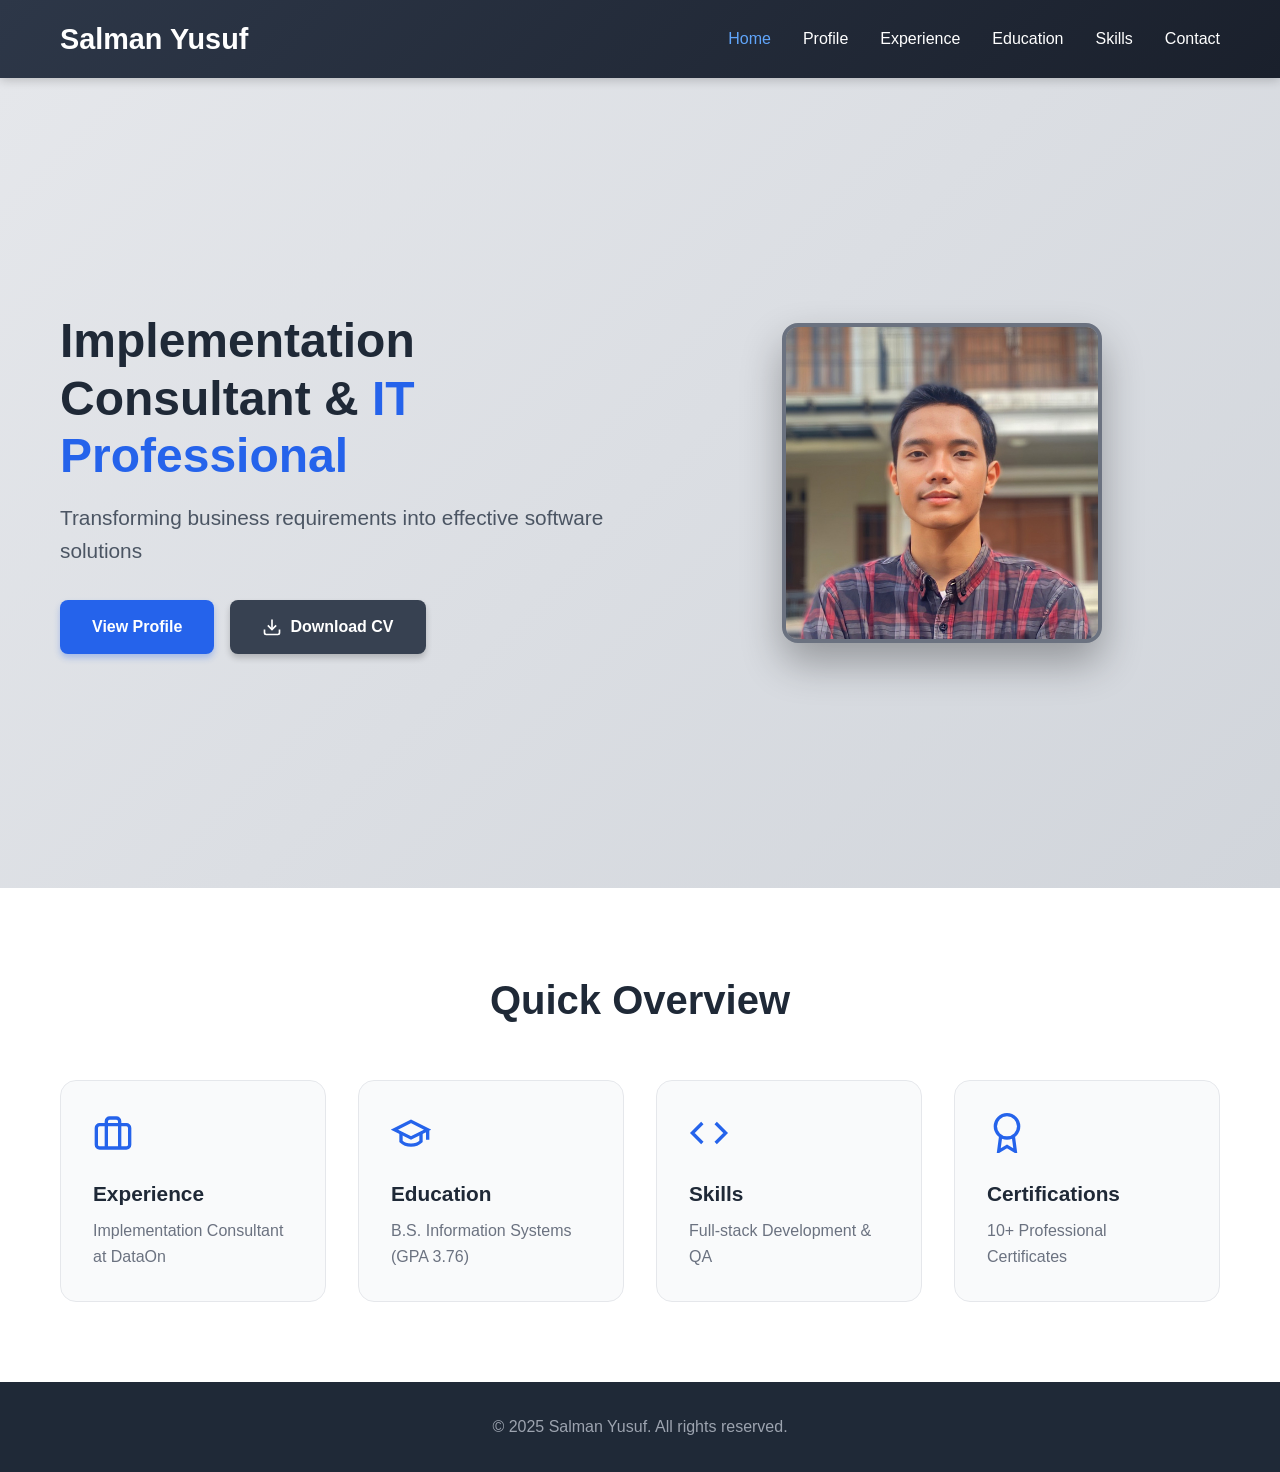
<file: index.html>
<!DOCTYPE html>
<html lang="id">
<head>
    <meta charset="UTF-8">
    <meta name="viewport" content="width=device-width, initial-scale=1.0">
    <title>Salman Yusuf - Portfolio</title>
    <link rel="stylesheet" href="style.css">
</head>
<body>
    <header class="header">
        <div class="container">
            <nav class="nav">
                <h1 class="logo" onclick="window.location.href='index.html'">Salman Yusuf</h1>
                <ul class="nav-menu">
                    <li><a href="index.html" class="active">Home</a></li>
                    <li><a href="profile.html">Profile</a></li>
                    <li><a href="work-exp.html">Experience</a></li>
                    <li><a href="education.html">Education</a></li>
                    <li><a href="skills.html">Skills</a></li>
                    <li><a href="contact.html">Contact</a></li>
                </ul>
            </nav>
        </div>
    </header>

    <section class="hero">
        <div class="container hero-content">
            <div class="hero-text fade-in">
                <h2 class="hero-title">Implementation Consultant & <span class="highlight">IT Professional</span></h2>
                <p class="hero-subtitle">Transforming business requirements into effective software solutions</p>
                <div class="hero-buttons">
                    <a href="profile.html" class="btn btn-primary">View Profile</a>
                    <a href="assets/cv.pdf" download class="btn btn-secondary">
                        <svg width="20" height="20" viewBox="0 0 24 24" fill="none" stroke="currentColor" stroke-width="2">
                            <path d="M21 15v4a2 2 0 0 1-2 2H5a2 2 0 0 1-2-2v-4"></path>
                            <polyline points="7 10 12 15 17 10"></polyline>
                            <line x1="12" y1="15" x2="12" y2="3"></line>
                        </svg>
                        Download CV
                    </a>
                </div>
            </div>
            <div class="hero-image fade-in-delay">
                <div class="profile-photo">
                    <img src="assets/profile-photo.jpg" alt="Salman Yusuf">
                </div>
            </div>
        </div>
    </section>

    <section class="overview">
        <div class="container">
            <h3 class="section-title">Quick Overview</h3>
            <div class="overview-grid">
                <div class="overview-card fade-in-up" style="animation-delay: 0.1s">
                    <div class="card-icon">
                        <svg width="40" height="40" viewBox="0 0 24 24" fill="none" stroke="currentColor" stroke-width="2">
                            <rect x="2" y="7" width="20" height="14" rx="2" ry="2"></rect>
                            <path d="M16 21V5a2 2 0 0 0-2-2h-4a2 2 0 0 0-2 2v16"></path>
                        </svg>
                    </div>
                    <h4>Experience</h4>
                    <p>Implementation Consultant at DataOn</p>
                </div>
                <div class="overview-card fade-in-up" style="animation-delay: 0.2s">
                    <div class="card-icon">
                        <svg width="40" height="40" viewBox="0 0 24 24" fill="none" stroke="currentColor" stroke-width="2">
                            <path d="M22 10v6M2 10l10-5 10 5-10 5z"></path>
                            <path d="M6 12v5c3 3 9 3 12 0v-5"></path>
                        </svg>
                    </div>
                    <h4>Education</h4>
                    <p>B.S. Information Systems (GPA 3.76)</p>
                </div>
                <div class="overview-card fade-in-up" style="animation-delay: 0.3s">
                    <div class="card-icon">
                        <svg width="40" height="40" viewBox="0 0 24 24" fill="none" stroke="currentColor" stroke-width="2">
                            <polyline points="16 18 22 12 16 6"></polyline>
                            <polyline points="8 6 2 12 8 18"></polyline>
                        </svg>
                    </div>
                    <h4>Skills</h4>
                    <p>Full-stack Development & QA</p>
                </div>
                <div class="overview-card fade-in-up" style="animation-delay: 0.4s">
                    <div class="card-icon">
                        <svg width="40" height="40" viewBox="0 0 24 24" fill="none" stroke="currentColor" stroke-width="2">
                            <circle cx="12" cy="8" r="7"></circle>
                            <polyline points="8.21 13.89 7 23 12 20 17 23 15.79 13.88"></polyline>
                        </svg>
                    </div>
                    <h4>Certifications</h4>
                    <p>10+ Professional Certificates</p>
                </div>
            </div>
        </div>
    </section>

    <footer class="footer">
        <div class="container">
            <p>&copy; 2025 Salman Yusuf. All rights reserved.</p>
        </div>
    </footer>

    <script src="script.js"></script>
</body>
</html>
</file>
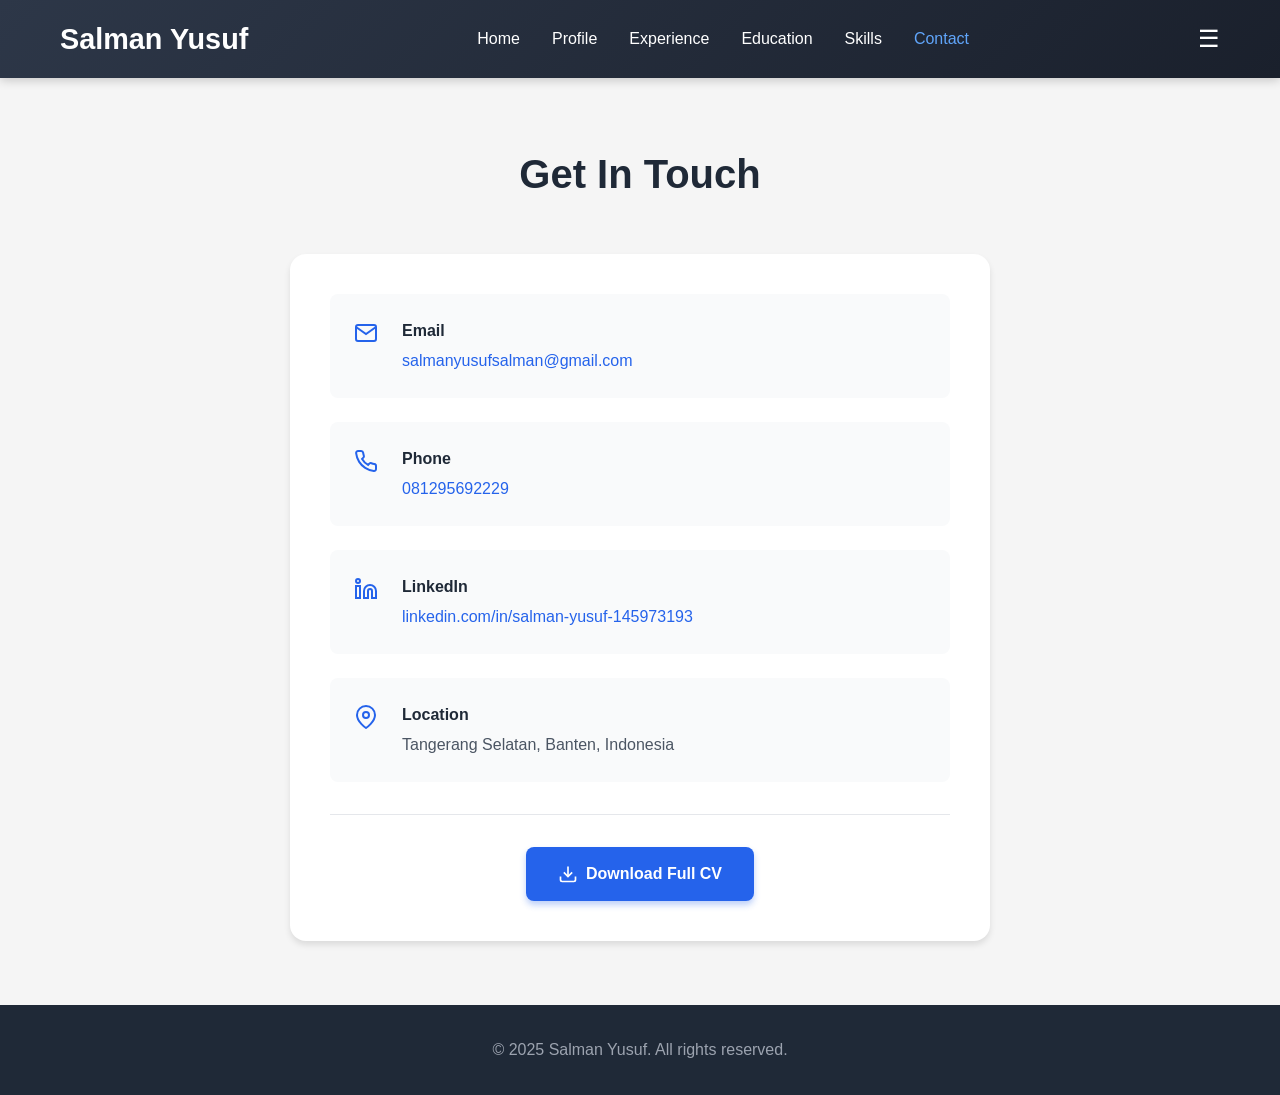
<file: contact.html>
<!DOCTYPE html>
<html lang="id">
<head>
    <meta charset="UTF-8">
    <meta name="viewport" content="width=device-width, initial-scale=1.0">
    <title>Contact - Salman Yusuf</title>
    <link rel="stylesheet" href="style.css">
</head>
<body>
    <header class="header">
        <div class="container">
            <nav class="nav">
                <h1 class="logo" onclick="window.location.href='index.html'">Salman Yusuf</h1>
                <ul class="nav-menu">
                    <li><a href="index.html">Home</a></li>
                    <li><a href="profile.html">Profile</a></li>
                    <li><a href="work-exp.html">Experience</a></li>
                    <li><a href="education.html">Education</a></li>
                    <li><a href="skills.html">Skills</a></li>
                    <li><a href="contact.html" class="active">Contact</a></li>
                </ul>
            </nav>
        </div>
    </header>

    <section class="content-section">
        <div class="container">
            <h2 class="section-title">Get In Touch</h2>
            <div class="content-box fade-in" style="max-width: 700px;">
                
                <div class="contact-item">
                    <svg width="24" height="24" viewBox="0 0 24 24" fill="none" stroke="currentColor" stroke-width="2">
                        <path d="M4 4h16c1.1 0 2 .9 2 2v12c0 1.1-.9 2-2 2H4c-1.1 0-2-.9-2-2V6c0-1.1.9-2 2-2z"></path>
                        <polyline points="22,6 12,13 2,6"></polyline>
                    </svg>
                    <div>
                        <p>Email</p>
                        <a href="mailto:salmanyusufsalman@gmail.com">salmanyusufsalman@gmail.com</a>
                    </div>
                </div>

                <div class="contact-item">
                    <svg width="24" height="24" viewBox="0 0 24 24" fill="none" stroke="currentColor" stroke-width="2">
                        <path d="M22 16.92v3a2 2 0 0 1-2.18 2 19.79 19.79 0 0 1-8.63-3.07 19.5 19.5 0 0 1-6-6 19.79 19.79 0 0 1-3.07-8.67A2 2 0 0 1 4.11 2h3a2 2 0 0 1 2 1.72 12.84 12.84 0 0 0 .7 2.81 2 2 0 0 1-.45 2.11L8.09 9.91a16 16 0 0 0 6 6l1.27-1.27a2 2 0 0 1 2.11-.45 12.84 12.84 0 0 0 2.81.7A2 2 0 0 1 22 16.92z"></path>
                    </svg>
                    <div>
                        <p>Phone</p>
                        <a href="tel:081295692229">081295692229</a>
                    </div>
                </div>

                <div class="contact-item">
                    <svg width="24" height="24" viewBox="0 0 24 24" fill="none" stroke="currentColor" stroke-width="2">
                        <path d="M16 8a6 6 0 0 1 6 6v7h-4v-7a2 2 0 0 0-2-2 2 2 0 0 0-2 2v7h-4v-7a6 6 0 0 1 6-6z"></path>
                        <rect x="2" y="9" width="4" height="12"></rect>
                        <circle cx="4" cy="4" r="2"></circle>
                    </svg>
                    <div>
                        <p>LinkedIn</p>
                        <a href="https://linkedin.com/in/salman-yusuf-145973193" target="_blank" rel="noopener noreferrer">linkedin.com/in/salman-yusuf-145973193</a>
                    </div>
                </div>

                <div class="contact-item">
                    <svg width="24" height="24" viewBox="0 0 24 24" fill="none" stroke="currentColor" stroke-width="2">
                        <path d="M21 10c0 7-9 13-9 13s-9-6-9-13a9 9 0 0 1 18 0z"></path>
                        <circle cx="12" cy="10" r="3"></circle>
                    </svg>
                    <div>
                        <p>Location</p>
                        <p style="color: #4b5563;">Tangerang Selatan, Banten, Indonesia</p>
                    </div>
                </div>

                <div class="download-section">
                    <a href="assets/cv.pdf" download class="btn btn-primary">
                        <svg width="20" height="20" viewBox="0 0 24 24" fill="none" stroke="currentColor" stroke-width="2">
                            <path d="M21 15v4a2 2 0 0 1-2 2H5a2 2 0 0 1-2-2v-4"></path>
                            <polyline points="7 10 12 15 17 10"></polyline>
                            <line x1="12" y1="15" x2="12" y2="3"></line>
                        </svg>
                        Download Full CV
                    </a>
                </div>

            </div>
        </div>
    </section>

    <footer class="footer">
        <div class="container">
            <p>&copy; 2025 Salman Yusuf. All rights reserved.</p>
        </div>
    </footer>

    <script src="script.js"></script>
</body>
</html>
</file>
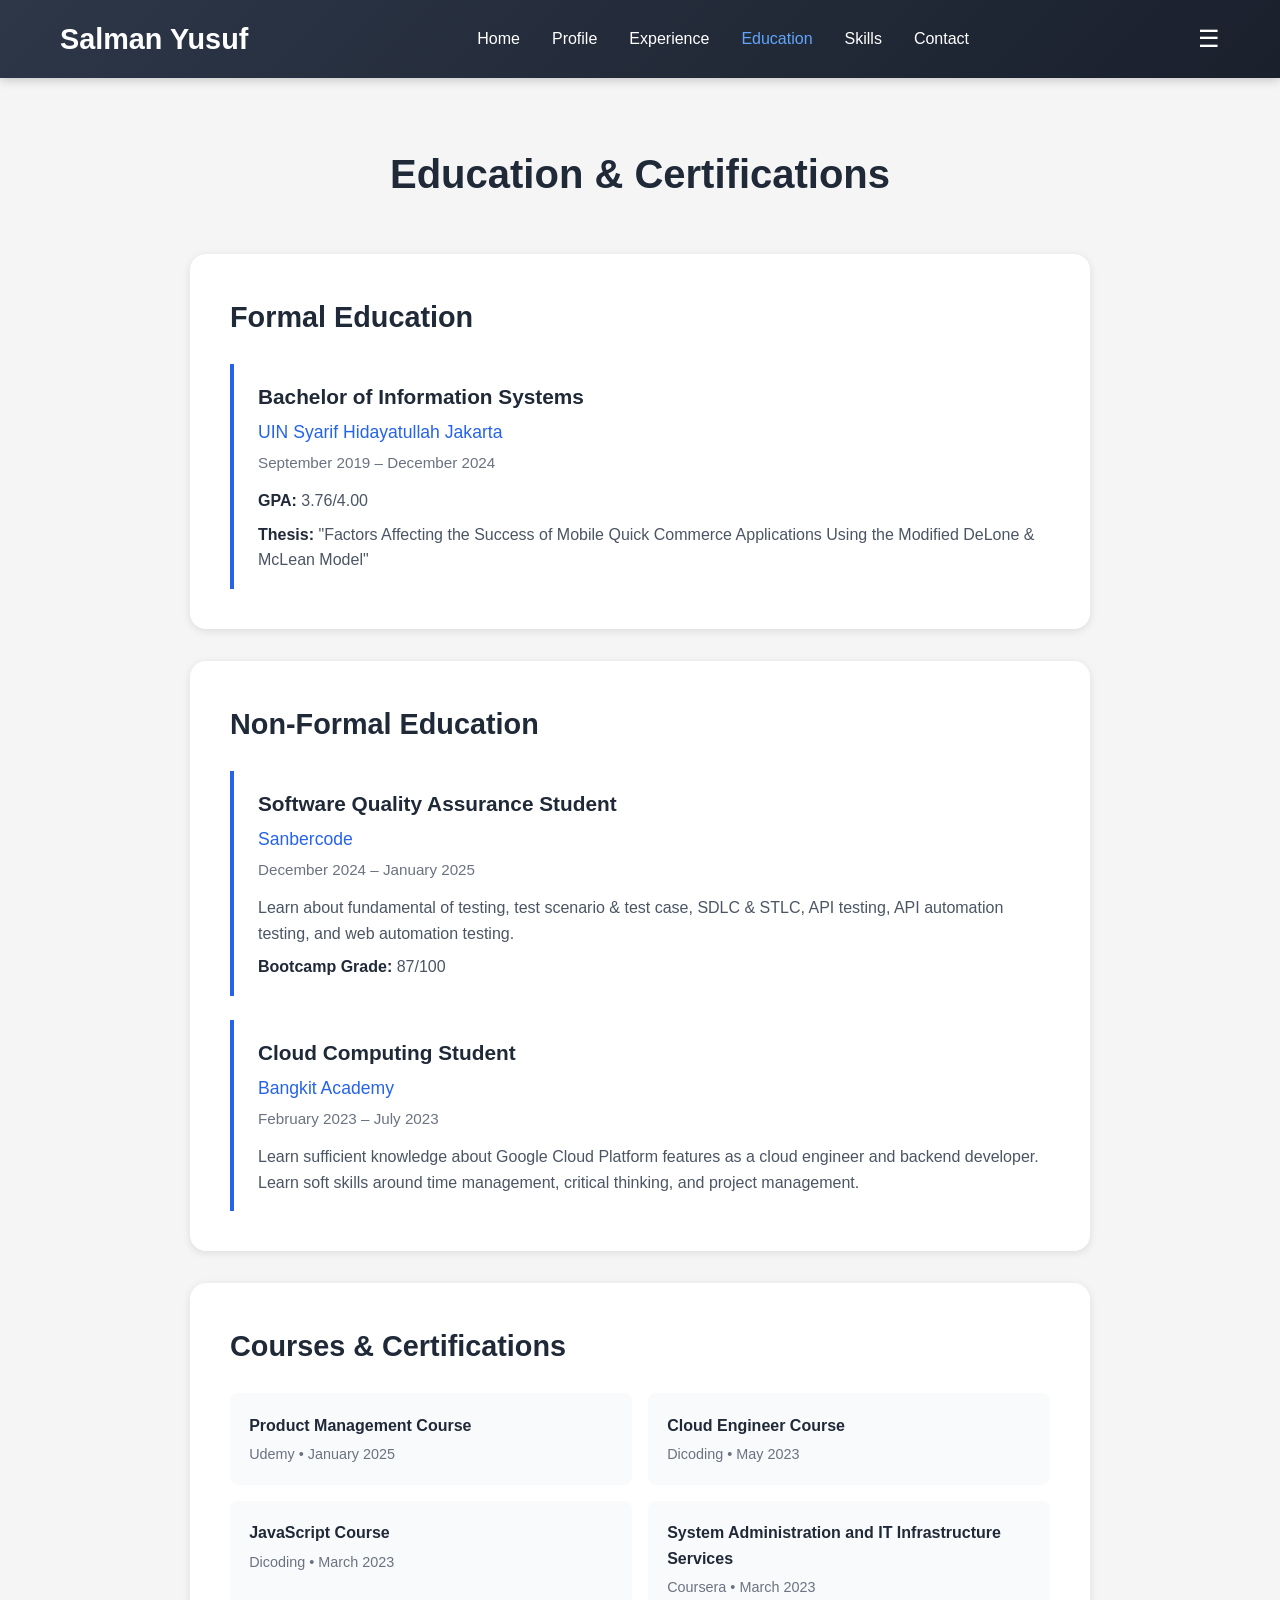
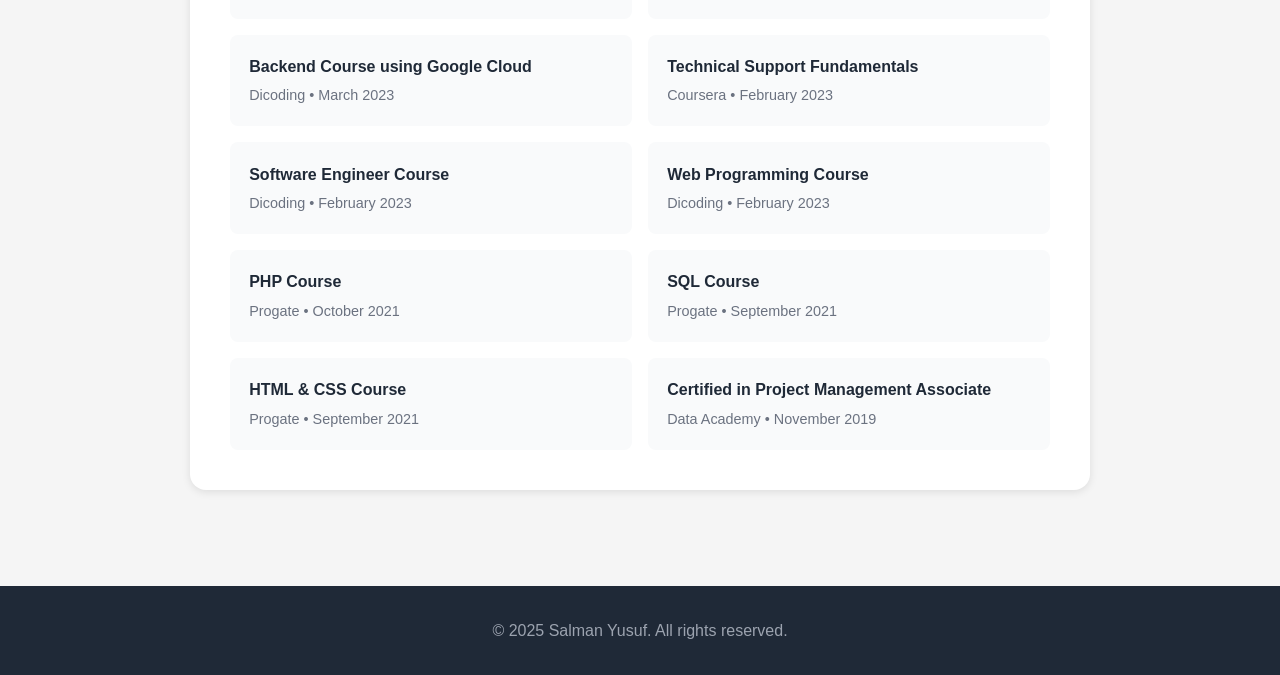
<file: education.html>
<!DOCTYPE html>
<html lang="id">
<head>
    <meta charset="UTF-8">
    <meta name="viewport" content="width=device-width, initial-scale=1.0">
    <title>Education - Salman Yusuf</title>
    <link rel="stylesheet" href="style.css">
</head>
<body>
    <header class="header">
        <div class="container">
            <nav class="nav">
                <h1 class="logo" onclick="window.location.href='index.html'">Salman Yusuf</h1>
                <ul class="nav-menu">
                    <li><a href="index.html">Home</a></li>
                    <li><a href="profile.html">Profile</a></li>
                    <li><a href="work-exp.html">Experience</a></li>
                    <li><a href="education.html" class="active">Education</a></li>
                    <li><a href="skills.html">Skills</a></li>
                    <li><a href="contact.html">Contact</a></li>
                </ul>
            </nav>
        </div>
    </header>

    <section class="content-section">
        <div class="container">
            <h2 class="section-title">Education & Certifications</h2>
            <div style="max-width: 900px; margin: 0 auto;">
                
                <div class="edu-box fade-in">
                    <h3>Formal Education</h3>
                    <div class="edu-item">
                        <h4>Bachelor of Information Systems</h4>
                        <p class="institution">UIN Syarif Hidayatullah Jakarta</p>
                        <p class="period">September 2019 – December 2024</p>
                        <p style="margin-top: 0.8rem; color: #4b5563;">
                            <strong style="color: #1f2937;">GPA:</strong> 3.76/4.00
                        </p>
                        <p style="margin-top: 0.5rem; color: #4b5563;">
                            <strong style="color: #1f2937;">Thesis:</strong> "Factors Affecting the Success of Mobile Quick Commerce Applications Using the Modified DeLone & McLean Model"
                        </p>
                    </div>
                </div>

                <div class="edu-box fade-in">
                    <h3>Non-Formal Education</h3>
                    <div class="edu-item" style="margin-bottom: 1.5rem;">
                        <h4>Software Quality Assurance Student</h4>
                        <p class="institution">Sanbercode</p>
                        <p class="period">December 2024 – January 2025</p>
                        <p style="margin-top: 0.8rem; color: #4b5563;">
                            Learn about fundamental of testing, test scenario & test case, SDLC & STLC, API testing, API automation testing, and web automation testing.
                        </p>
                        <p style="margin-top: 0.5rem; color: #4b5563;">
                            <strong style="color: #1f2937;">Bootcamp Grade:</strong> 87/100
                        </p>
                    </div>
                    <div class="edu-item">
                        <h4>Cloud Computing Student</h4>
                        <p class="institution">Bangkit Academy</p>
                        <p class="period">February 2023 – July 2023</p>
                        <p style="margin-top: 0.8rem; color: #4b5563;">
                            Learn sufficient knowledge about Google Cloud Platform features as a cloud engineer and backend developer. Learn soft skills around time management, critical thinking, and project management.
                        </p>
                    </div>
                </div>

                <div class="edu-box fade-in">
                    <h3>Courses & Certifications</h3>
                    <div class="cert-grid">
                        <div class="cert-item">
                            <p>Product Management Course</p>
                            <p>Udemy • January 2025</p>
                        </div>
                        <div class="cert-item">
                            <p>Cloud Engineer Course</p>
                            <p>Dicoding • May 2023</p>
                        </div>
                        <div class="cert-item">
                            <p>JavaScript Course</p>
                            <p>Dicoding • March 2023</p>
                        </div>
                        <div class="cert-item">
                            <p>System Administration and IT Infrastructure Services</p>
                            <p>Coursera • March 2023</p>
                        </div>
                        <div class="cert-item">
                            <p>Backend Course using Google Cloud</p>
                            <p>Dicoding • March 2023</p>
                        </div>
                        <div class="cert-item">
                            <p>Technical Support Fundamentals</p>
                            <p>Coursera • February 2023</p>
                        </div>
                        <div class="cert-item">
                            <p>Software Engineer Course</p>
                            <p>Dicoding • February 2023</p>
                        </div>
                        <div class="cert-item">
                            <p>Web Programming Course</p>
                            <p>Dicoding • February 2023</p>
                        </div>
                        <div class="cert-item">
                            <p>PHP Course</p>
                            <p>Progate • October 2021</p>
                        </div>
                        <div class="cert-item">
                            <p>SQL Course</p>
                            <p>Progate • September 2021</p>
                        </div>
                        <div class="cert-item">
                            <p>HTML & CSS Course</p>
                            <p>Progate • September 2021</p>
                        </div>
                        <div class="cert-item">
                            <p>Certified in Project Management Associate</p>
                            <p>Data Academy • November 2019</p>
                        </div>
                    </div>
                </div>

            </div>
        </div>
    </section>

    <footer class="footer">
        <div class="container">
            <p>&copy; 2025 Salman Yusuf. All rights reserved.</p>
        </div>
    </footer>

    <script src="script.js"></script>
</body>
</html>
</file>
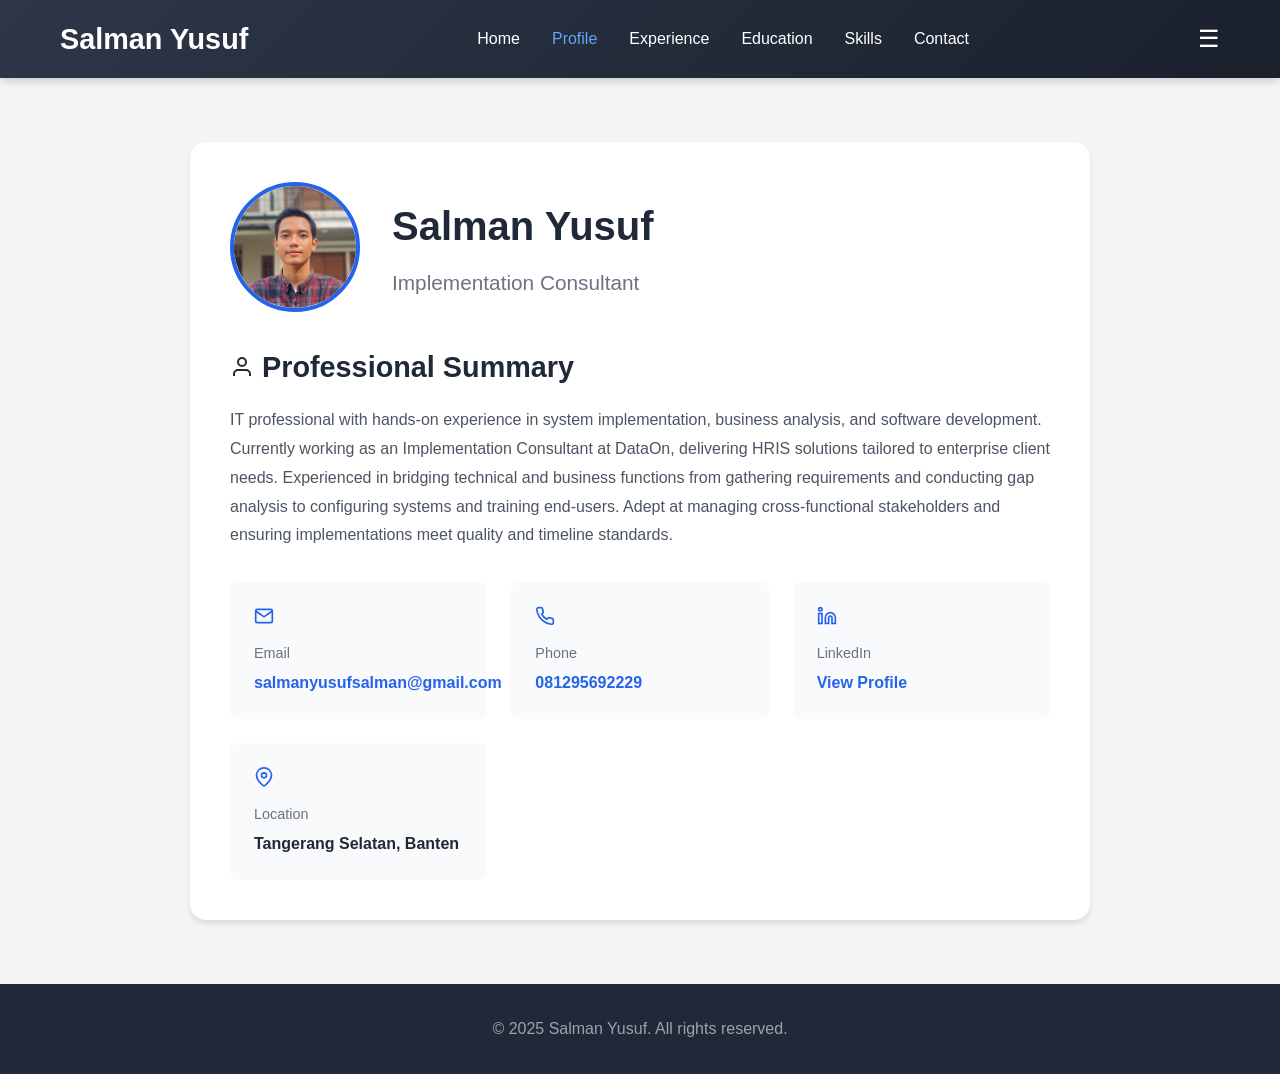
<file: profile.html>
<!DOCTYPE html>
<html lang="id">
<head>
    <meta charset="UTF-8">
    <meta name="viewport" content="width=device-width, initial-scale=1.0">
    <title>Profile - Salman Yusuf</title>
    <link rel="stylesheet" href="style.css">
</head>
<body>
    <header class="header">
        <div class="container">
            <nav class="nav">
                <h1 class="logo" onclick="window.location.href='index.html'">Salman Yusuf</h1>
                <ul class="nav-menu">
                    <li><a href="index.html">Home</a></li>
                    <li><a href="profile.html" class="active">Profile</a></li>
                    <li><a href="work-exp.html">Experience</a></li>
                    <li><a href="education.html">Education</a></li>
                    <li><a href="skills.html">Skills</a></li>
                    <li><a href="contact.html">Contact</a></li>
                </ul>
            </nav>
        </div>
    </header>

    <section class="content-section">
        <div class="container">
            <div class="content-box fade-in">
                <div class="profile-header">
                    <div class="profile-pic">
                        <img src="assets/profile-photo.jpg" alt="Salman Yusuf">
                    </div>
                    <div class="profile-info">
                        <h2>Salman Yusuf</h2>
                        <p>Implementation Consultant</p>
                    </div>
                </div>

                <div class="info-section">
                    <h3>
                        <svg width="24" height="24" viewBox="0 0 24 24" fill="none" stroke="currentColor" stroke-width="2">
                            <path d="M20 21v-2a4 4 0 0 0-4-4H8a4 4 0 0 0-4 4v2"></path>
                            <circle cx="12" cy="7" r="4"></circle>
                        </svg>
                        Professional Summary
                    </h3>
                    <p style="color: #4b5563; line-height: 1.8;">
                        IT professional with hands-on experience in system implementation, business analysis, and software development. Currently working as an Implementation Consultant at DataOn, delivering HRIS solutions tailored to enterprise client needs. Experienced in bridging technical and business functions from gathering requirements and conducting gap analysis to configuring systems and training end-users. Adept at managing cross-functional stakeholders and ensuring implementations meet quality and timeline standards.
                    </p>
                </div>

                <div class="info-grid">
                    <div class="info-card">
                        <svg width="20" height="20" viewBox="0 0 24 24" fill="none" stroke="currentColor" stroke-width="2">
                            <path d="M4 4h16c1.1 0 2 .9 2 2v12c0 1.1-.9 2-2 2H4c-1.1 0-2-.9-2-2V6c0-1.1.9-2 2-2z"></path>
                            <polyline points="22,6 12,13 2,6"></polyline>
                        </svg>
                        <p>Email</p>
                        <p><a href="mailto:salmanyusufsalman@gmail.com">salmanyusufsalman@gmail.com</a></p>
                    </div>
                    <div class="info-card">
                        <svg width="20" height="20" viewBox="0 0 24 24" fill="none" stroke="currentColor" stroke-width="2">
                            <path d="M22 16.92v3a2 2 0 0 1-2.18 2 19.79 19.79 0 0 1-8.63-3.07 19.5 19.5 0 0 1-6-6 19.79 19.79 0 0 1-3.07-8.67A2 2 0 0 1 4.11 2h3a2 2 0 0 1 2 1.72 12.84 12.84 0 0 0 .7 2.81 2 2 0 0 1-.45 2.11L8.09 9.91a16 16 0 0 0 6 6l1.27-1.27a2 2 0 0 1 2.11-.45 12.84 12.84 0 0 0 2.81.7A2 2 0 0 1 22 16.92z"></path>
                        </svg>
                        <p>Phone</p>
                        <p><a href="tel:081295692229">081295692229</a></p>
                    </div>
                    <div class="info-card">
                        <svg width="20" height="20" viewBox="0 0 24 24" fill="none" stroke="currentColor" stroke-width="2">
                            <path d="M16 8a6 6 0 0 1 6 6v7h-4v-7a2 2 0 0 0-2-2 2 2 0 0 0-2 2v7h-4v-7a6 6 0 0 1 6-6z"></path>
                            <rect x="2" y="9" width="4" height="12"></rect>
                            <circle cx="4" cy="4" r="2"></circle>
                        </svg>
                        <p>LinkedIn</p>
                        <p><a href="https://linkedin.com/in/salman-yusuf-145973193" target="_blank">View Profile</a></p>
                    </div>
                    <div class="info-card">
                        <svg width="20" height="20" viewBox="0 0 24 24" fill="none" stroke="currentColor" stroke-width="2">
                            <path d="M21 10c0 7-9 13-9 13s-9-6-9-13a9 9 0 0 1 18 0z"></path>
                            <circle cx="12" cy="10" r="3"></circle>
                        </svg>
                        <p>Location</p>
                        <p>Tangerang Selatan, Banten</p>
                    </div>
                </div>
            </div>
        </div>
    </section>

    <footer class="footer">
        <div class="container">
            <p>&copy; 2025 Salman Yusuf. All rights reserved.</p>
        </div>
    </footer>

    <script src="script.js"></script>
</body>
</html>
</file>
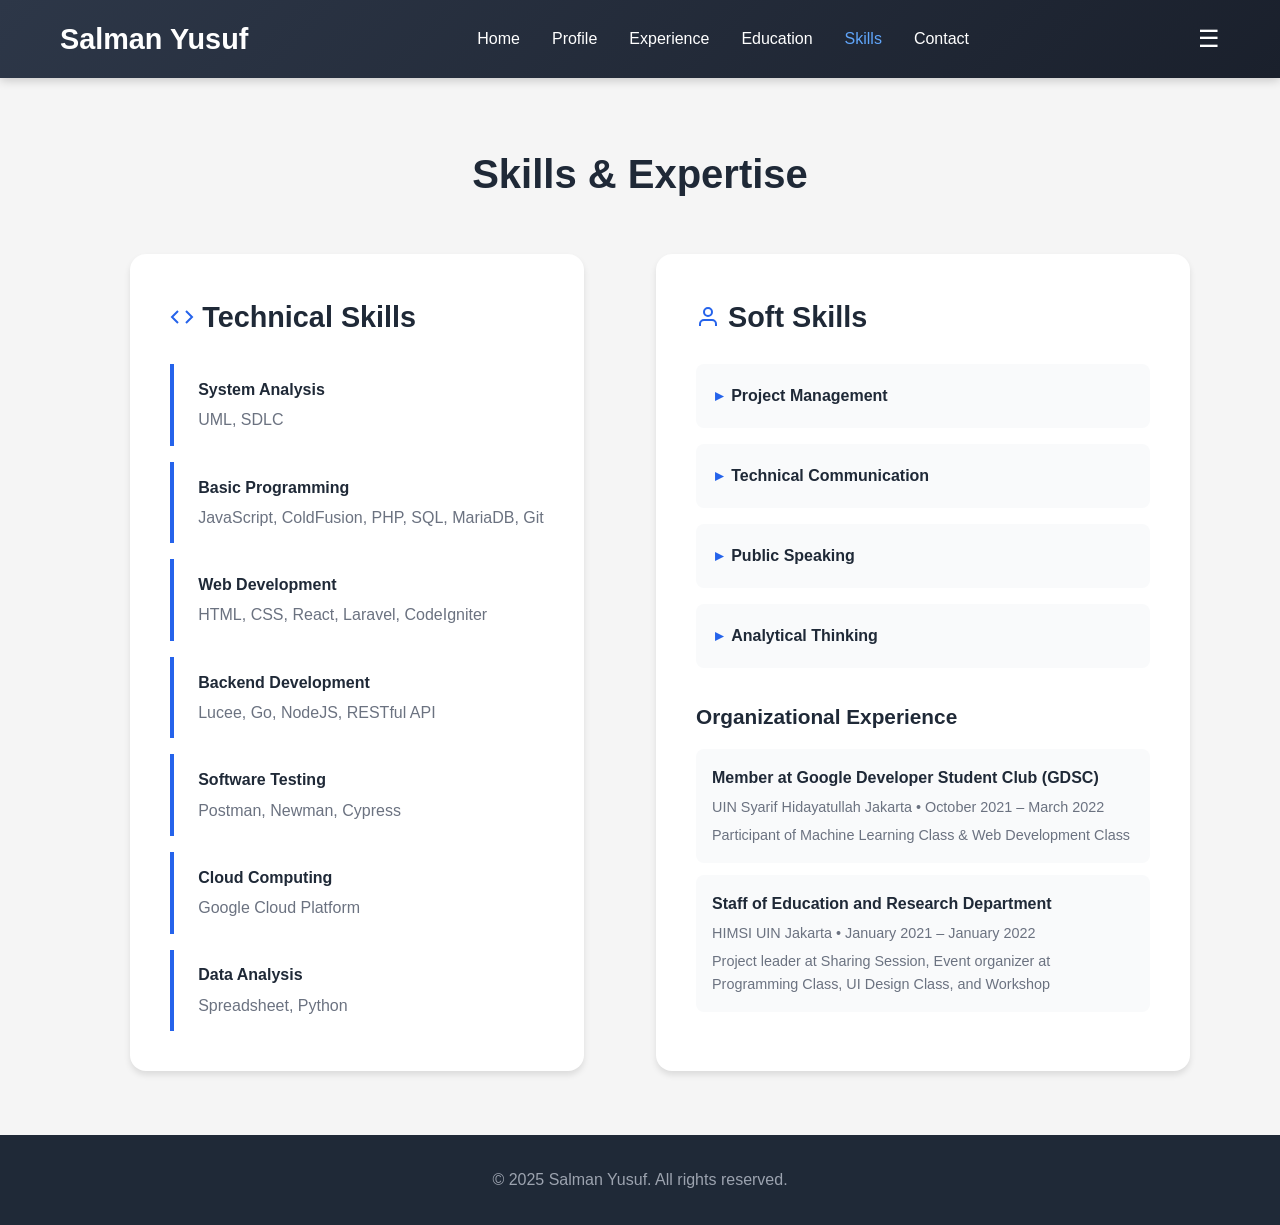
<file: skills.html>
<!DOCTYPE html>
<html lang="id">
<head>
    <meta charset="UTF-8">
    <meta name="viewport" content="width=device-width, initial-scale=1.0">
    <title>Skills - Salman Yusuf</title>
    <link rel="stylesheet" href="style.css">
</head>
<body>
    <header class="header">
        <div class="container">
            <nav class="nav">
                <h1 class="logo" onclick="window.location.href='index.html'">Salman Yusuf</h1>
                <ul class="nav-menu">
                    <li><a href="index.html">Home</a></li>
                    <li><a href="profile.html">Profile</a></li>
                    <li><a href="work-exp.html">Experience</a></li>
                    <li><a href="education.html">Education</a></li>
                    <li><a href="skills.html" class="active">Skills</a></li>
                    <li><a href="contact.html">Contact</a></li>
                </ul>
            </nav>
        </div>
    </header>

    <section class="content-section">
        <div class="container">
            <h2 class="section-title">Skills & Expertise</h2>
            
            <div class="skills-grid">
                <div class="content-box fade-in">
                    <h3 style="font-size: 1.8rem; margin-bottom: 1.5rem; color: #1f2937; display: flex; align-items: center; gap: 0.5rem;">
                        <svg width="24" height="24" viewBox="0 0 24 24" fill="none" stroke="#2563eb" stroke-width="2">
                            <polyline points="16 18 22 12 16 6"></polyline>
                            <polyline points="8 6 2 12 8 18"></polyline>
                        </svg>
                        Technical Skills
                    </h3>
                    <div style="display: flex; flex-direction: column; gap: 1rem;">
                        <div class="skill-category">
                            <p>System Analysis</p>
                            <p>UML, SDLC</p>
                        </div>
                        <div class="skill-category">
                            <p>Basic Programming</p>
                            <p>JavaScript, ColdFusion, PHP, SQL, MariaDB, Git</p>
                        </div>
                        <div class="skill-category">
                            <p>Web Development</p>
                            <p>HTML, CSS, React, Laravel, CodeIgniter</p>
                        </div>
                        <div class="skill-category">
                            <p>Backend Development</p>
                            <p>Lucee, Go, NodeJS, RESTful API</p>
                        </div>
                        <div class="skill-category">
                            <p>Software Testing</p>
                            <p>Postman, Newman, Cypress</p>
                        </div>
                        <div class="skill-category">
                            <p>Cloud Computing</p>
                            <p>Google Cloud Platform</p>
                        </div>
                        <div class="skill-category">
                            <p>Data Analysis</p>
                            <p>Spreadsheet, Python</p>
                        </div>
                    </div>
                </div>

                <div class="content-box fade-in">
                    <h3 style="font-size: 1.8rem; margin-bottom: 1.5rem; color: #1f2937; display: flex; align-items: center; gap: 0.5rem;">
                        <svg width="24" height="24" viewBox="0 0 24 24" fill="none" stroke="#2563eb" stroke-width="2">
                            <path d="M20 21v-2a4 4 0 0 0-4-4H8a4 4 0 0 0-4 4v2"></path>
                            <circle cx="12" cy="7" r="4"></circle>
                        </svg>
                        Soft Skills
                    </h3>
                    <div>
                        <div class="soft-skill-item">
                            <span style="color: #2563eb;">▸</span>
                            Project Management
                        </div>
                        <div class="soft-skill-item">
                            <span style="color: #2563eb;">▸</span>
                            Technical Communication
                        </div>
                        <div class="soft-skill-item">
                            <span style="color: #2563eb;">▸</span>
                            Public Speaking
                        </div>
                        <div class="soft-skill-item">
                            <span style="color: #2563eb;">▸</span>
                            Analytical Thinking
                        </div>
                    </div>

                    <div style="margin-top: 2rem;">
                        <h4 style="font-size: 1.3rem; margin-bottom: 1rem; color: #1f2937;">Organizational Experience</h4>
                        <div style="display: flex; flex-direction: column; gap: 0.8rem;">
                            <div style="background: #f9fafb; padding: 1rem; border-radius: 0.5rem;">
                                <p style="font-weight: 600; color: #1f2937; margin-bottom: 0.3rem;">Member at Google Developer Student Club (GDSC)</p>
                                <p style="font-size: 0.9rem; color: #6b7280;">UIN Syarif Hidayatullah Jakarta • October 2021 – March 2022</p>
                                <p style="font-size: 0.9rem; color: #6b7280; margin-top: 0.3rem;">Participant of Machine Learning Class & Web Development Class</p>
                            </div>
                            <div style="background: #f9fafb; padding: 1rem; border-radius: 0.5rem;">
                                <p style="font-weight: 600; color: #1f2937; margin-bottom: 0.3rem;">Staff of Education and Research Department</p>
                                <p style="font-size: 0.9rem; color: #6b7280;">HIMSI UIN Jakarta • January 2021 – January 2022</p>
                                <p style="font-size: 0.9rem; color: #6b7280; margin-top: 0.3rem;">Project leader at Sharing Session, Event organizer at Programming Class, UI Design Class, and Workshop</p>
                            </div>
                        </div>
                    </div>
                </div>
            </div>

        </div>
    </section>

    <footer class="footer">
        <div class="container">
            <p>&copy; 2025 Salman Yusuf. All rights reserved.</p>
        </div>
    </footer>

    <script src="script.js"></script>
</body>
</html>
</file>
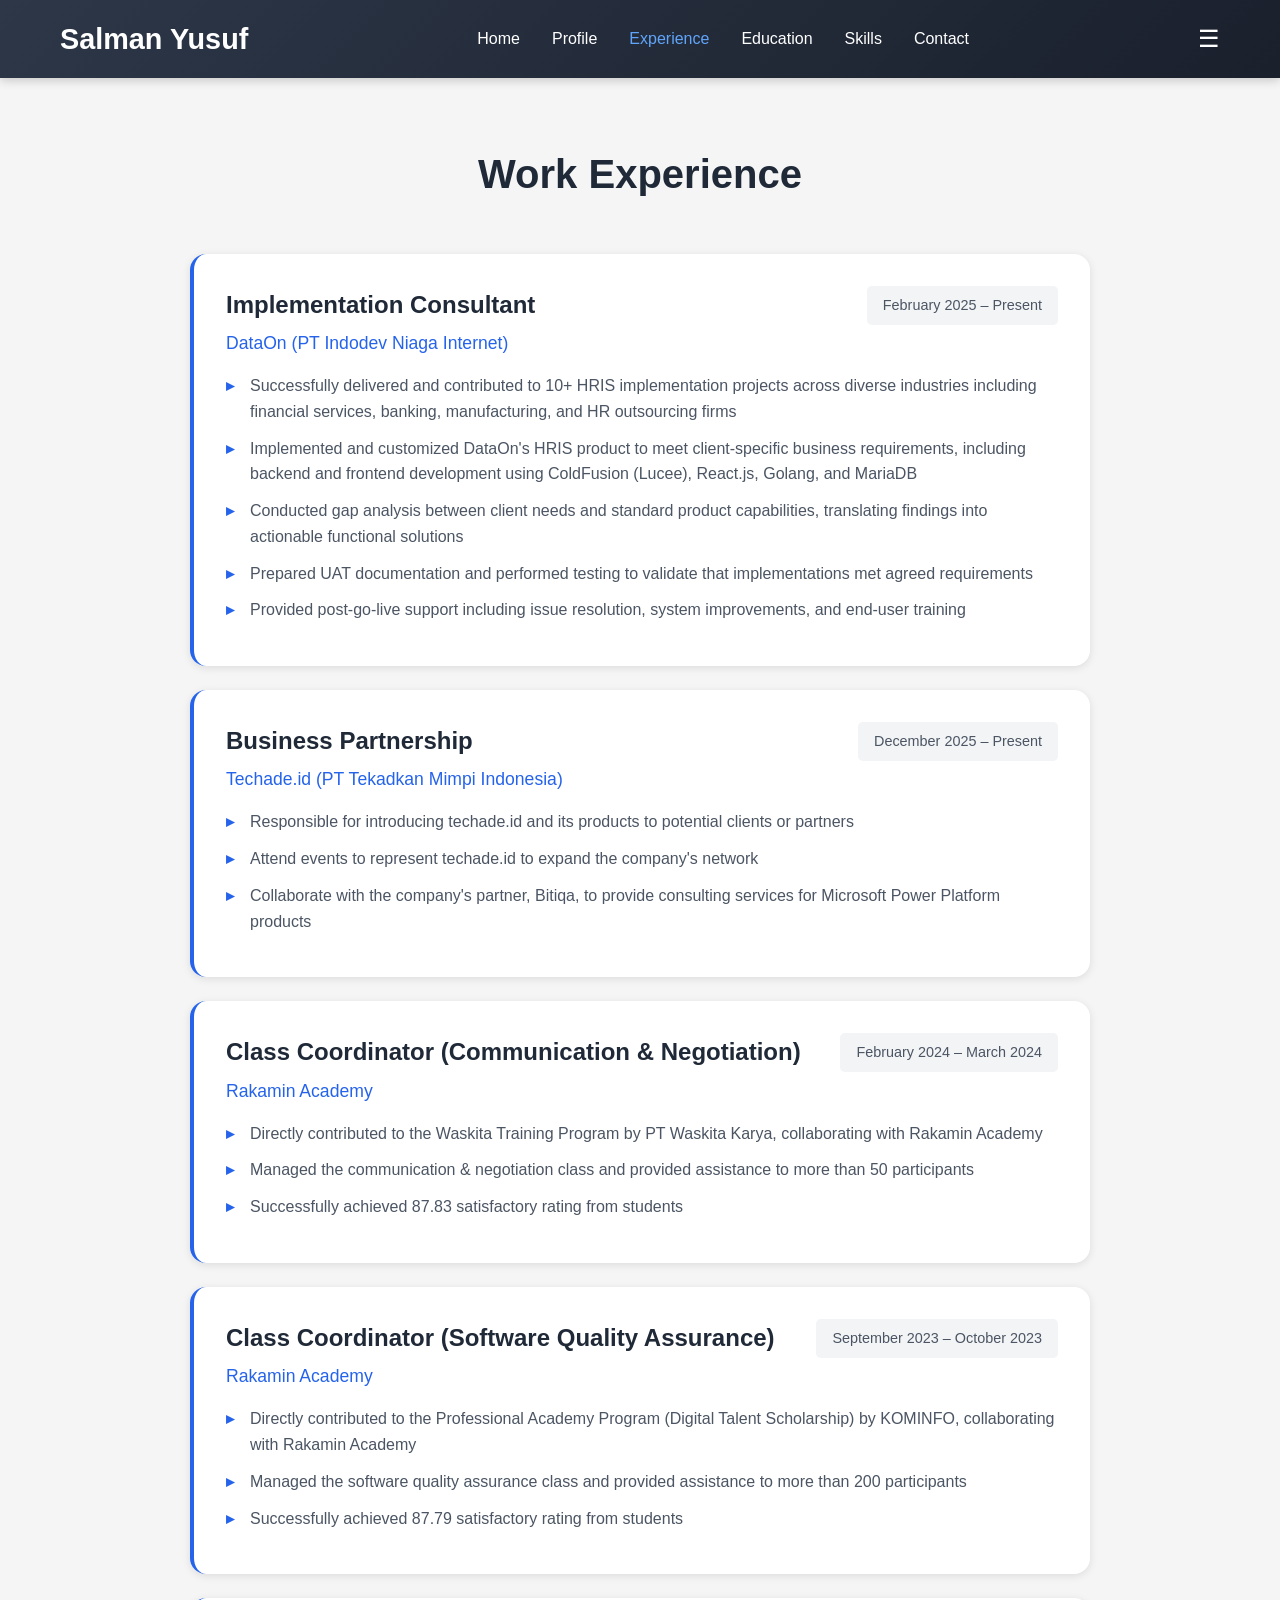
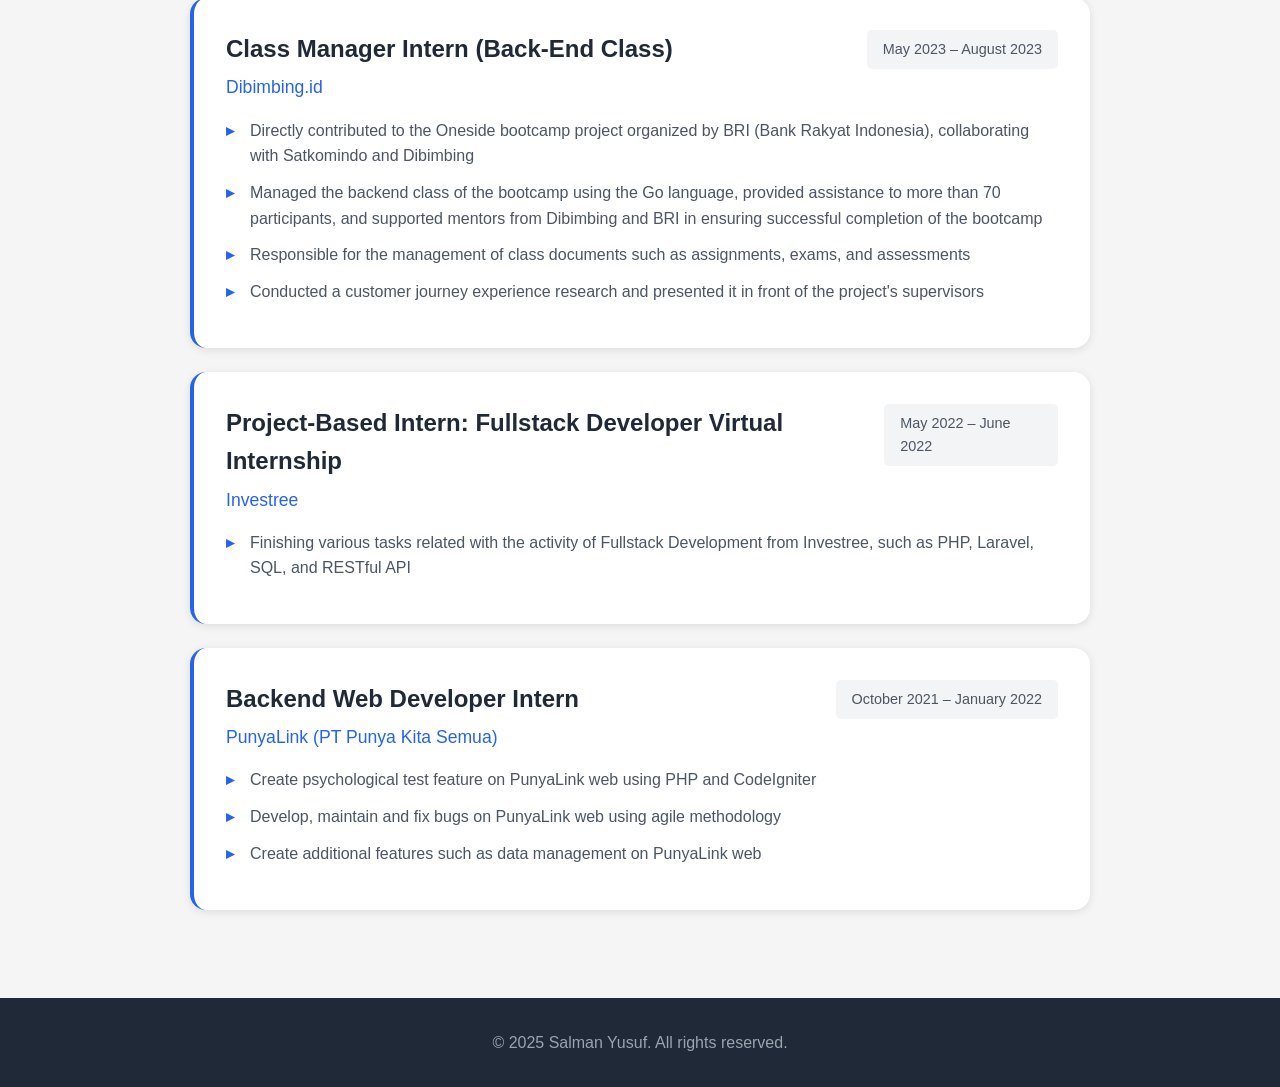
<file: work-exp.html>
<!DOCTYPE html>
<html lang="id">
<head>
    <meta charset="UTF-8">
    <meta name="viewport" content="width=device-width, initial-scale=1.0">
    <title>Work Experience - Salman Yusuf</title>
    <link rel="stylesheet" href="style.css">
</head>
<body>
    <header class="header">
        <div class="container">
            <nav class="nav">
                <h1 class="logo" onclick="window.location.href='index.html'">Salman Yusuf</h1>
                <ul class="nav-menu">
                    <li><a href="index.html">Home</a></li>
                    <li><a href="profile.html">Profile</a></li>
                    <li><a href="work-exp.html" class="active">Experience</a></li>
                    <li><a href="education.html">Education</a></li>
                    <li><a href="skills.html">Skills</a></li>
                    <li><a href="contact.html">Contact</a></li>
                </ul>
            </nav>
        </div>
    </header>

    <section class="content-section">
        <div class="container">
            <h2 class="section-title">Work Experience</h2>
            <div style="max-width: 900px; margin: 0 auto;">
                
                <div class="exp-card fade-in-up">
                    <div class="exp-header">
                        <div class="exp-title">
                            <h3>Implementation Consultant</h3>
                            <p class="company">DataOn (PT Indodev Niaga Internet)</p>
                        </div>
                        <span class="exp-period">February 2025 – Present</span>
                    </div>
                    <ul>
                        <li>Successfully delivered and contributed to 10+ HRIS implementation projects across diverse industries 
including financial services, banking, manufacturing, and HR outsourcing firms</li>
                        <li>Implemented and customized DataOn's HRIS product to meet client-specific business requirements, including 
backend and frontend development using ColdFusion (Lucee), React.js, Golang, and MariaDB</li>
                        <li>Conducted gap analysis between client needs and standard product capabilities, translating findings into 
actionable functional solutions</li>
                        <li>Prepared UAT documentation and performed testing to validate that implementations met agreed 
requirements</li>
                        <li>Provided post-go-live support including issue resolution, system improvements, and end-user training</li>
                    </ul>
                </div>

                <div class="exp-card fade-in-up">
                    <div class="exp-header">
                        <div class="exp-title">
                            <h3>Business Partnership</h3>
                            <p class="company">Techade.id (PT Tekadkan Mimpi Indonesia)</p>
                        </div>
                        <span class="exp-period">December 2025 – Present</span>
                    </div>
                    <ul>
                        <li>Responsible for introducing techade.id and its products to potential clients or partners</li>
                        <li>Attend events to represent techade.id to expand the company's network</li>
                        <li>Collaborate with the company's partner, Bitiqa, to provide consulting services for Microsoft Power Platform 
products</li>
                    </ul>
                </div>

                <div class="exp-card fade-in-up">
                    <div class="exp-header">
                        <div class="exp-title">
                            <h3>Class Coordinator (Communication & Negotiation)</h3>
                            <p class="company">Rakamin Academy</p>
                        </div>
                        <span class="exp-period">February 2024 – March 2024</span>
                    </div>
                    <ul>
                        <li>Directly contributed to the Waskita Training Program by PT Waskita Karya, collaborating with Rakamin Academy</li>
                        <li>Managed the communication & negotiation class and provided assistance to more than 50 participants</li>
                        <li>Successfully achieved 87.83 satisfactory rating from students</li>
                    </ul>
                </div>

                <div class="exp-card fade-in-up">
                    <div class="exp-header">
                        <div class="exp-title">
                            <h3>Class Coordinator (Software Quality Assurance)</h3>
                            <p class="company">Rakamin Academy</p>
                        </div>
                        <span class="exp-period">September 2023 – October 2023</span>
                    </div>
                    <ul>
                        <li>Directly contributed to the Professional Academy Program (Digital Talent Scholarship) by KOMINFO, collaborating with Rakamin Academy</li>
                        <li>Managed the software quality assurance class and provided assistance to more than 200 participants</li>
                        <li>Successfully achieved 87.79 satisfactory rating from students</li>
                    </ul>
                </div>

                <div class="exp-card fade-in-up">
                    <div class="exp-header">
                        <div class="exp-title">
                            <h3>Class Manager Intern (Back-End Class)</h3>
                            <p class="company">Dibimbing.id</p>
                        </div>
                        <span class="exp-period">May 2023 – August 2023</span>
                    </div>
                    <ul>
                        <li>Directly contributed to the Oneside bootcamp project organized by BRI (Bank Rakyat Indonesia), collaborating with Satkomindo and Dibimbing</li>
                        <li>Managed the backend class of the bootcamp using the Go language, provided assistance to more than 70 participants, and supported mentors from Dibimbing and BRI in ensuring successful completion of the bootcamp</li>
                        <li>Responsible for the management of class documents such as assignments, exams, and assessments</li>
                        <li>Conducted a customer journey experience research and presented it in front of the project's supervisors</li>
                    </ul>
                </div>

                <div class="exp-card fade-in-up">
                    <div class="exp-header">
                        <div class="exp-title">
                            <h3>Project-Based Intern: Fullstack Developer Virtual Internship</h3>
                            <p class="company">Investree</p>
                        </div>
                        <span class="exp-period">May 2022 – June 2022</span>
                    </div>
                    <ul>
                        <li>Finishing various tasks related with the activity of Fullstack Development from Investree, such as PHP, Laravel, SQL, and RESTful API</li>
                    </ul>
                </div>

                <div class="exp-card fade-in-up">
                    <div class="exp-header">
                        <div class="exp-title">
                            <h3>Backend Web Developer Intern</h3>
                            <p class="company">PunyaLink (PT Punya Kita Semua)</p>
                        </div>
                        <span class="exp-period">October 2021 – January 2022</span>
                    </div>
                    <ul>
                        <li>Create psychological test feature on PunyaLink web using PHP and CodeIgniter</li>
                        <li>Develop, maintain and fix bugs on PunyaLink web using agile methodology</li>
                        <li>Create additional features such as data management on PunyaLink web</li>
                    </ul>
                </div>

            </div>
        </div>
    </section>

    <footer class="footer">
        <div class="container">
            <p>&copy; 2025 Salman Yusuf. All rights reserved.</p>
        </div>
    </footer>

    <script src="script.js"></script>
</body>
</html>
</file>
<file: style.css>
/* Reset & Base Styles */
* {
    margin: 0;
    padding: 0;
    box-sizing: border-box;
}

body {
    font-family: 'Segoe UI', Tahoma, Geneva, Verdana, sans-serif;
    line-height: 1.6;
    color: #333;
    background-color: #f5f5f5;
}

.container {
    max-width: 1200px;
    margin: 0 auto;
    padding: 0 20px;
}

/* Header & Navigation */
.header {
    background: linear-gradient(135deg, #2d3748 0%, #1a202c 100%);
    color: white;
    padding: 1rem 0;
    position: sticky;
    top: 0;
    z-index: 1000;
    box-shadow: 0 2px 10px rgba(0,0,0,0.2);
}

.nav {
    display: flex;
    justify-content: space-between;
    align-items: center;
}

.logo {
    font-size: 1.8rem;
    font-weight: bold;
    cursor: pointer;
    transition: color 0.3s;
}

.logo:hover {
    color: #cbd5e0;
}

.nav-menu {
    display: flex;
    list-style: none;
    gap: 2rem;
}

.nav-menu a {
    color: white;
    text-decoration: none;
    transition: color 0.3s;
    font-weight: 500;
}

.nav-menu a:hover,
.nav-menu a.active {
    color: #60a5fa;
}

/* Hero Section */
.hero {
    min-height: 90vh;
    display: flex;
    align-items: center;
    background: linear-gradient(135deg, #e5e7eb 0%, #d1d5db 100%);
}

.hero-content {
    display: grid;
    grid-template-columns: 1fr 1fr;
    gap: 3rem;
    align-items: center;
}

.hero-title {
    font-size: 3rem;
    margin-bottom: 1rem;
    color: #1f2937;
    line-height: 1.2;
}

.highlight {
    color: #2563eb;
}

.hero-subtitle {
    font-size: 1.3rem;
    color: #4b5563;
    margin-bottom: 2rem;
}

.hero-buttons {
    display: flex;
    gap: 1rem;
}

.btn {
    padding: 0.9rem 2rem;
    border-radius: 0.5rem;
    text-decoration: none;
    font-weight: 600;
    transition: all 0.3s;
    display: inline-flex;
    align-items: center;
    gap: 0.5rem;
}

.btn-primary {
    background: #2563eb;
    color: white;
    box-shadow: 0 4px 6px rgba(37, 99, 235, 0.3);
}

.btn-primary:hover {
    background: #1d4ed8;
    transform: translateY(-2px);
    box-shadow: 0 6px 12px rgba(37, 99, 235, 0.4);
}

.btn-secondary {
    background: #374151;
    color: white;
    box-shadow: 0 4px 6px rgba(0,0,0,0.2);
}

.btn-secondary:hover {
    background: #1f2937;
    transform: translateY(-2px);
    box-shadow: 0 6px 12px rgba(0,0,0,0.3);
}

.profile-photo {
    width: 320px;
    height: 320px;
    background: #9ca3af;
    border-radius: 1rem;
    overflow: hidden;
    border: 4px solid #6b7280;
    box-shadow: 0 20px 40px rgba(0,0,0,0.3);
    transition: transform 0.3s;
    position: relative;
    margin: 0 auto;
}

.profile-photo:hover {
    transform: scale(1.05);
}

.profile-photo img {
    width: 100%;
    height: 100%;
    object-fit: cover;
}

.photo-overlay {
    position: absolute;
    bottom: 0;
    left: 0;
    right: 0;
    background: linear-gradient(to top, rgba(0,0,0,0.7), transparent);
    padding: 1.5rem;
    color: white;
    text-align: center;
    font-size: 0.9rem;
}

/* Overview Section */
.overview {
    padding: 5rem 0;
    background: white;
}

.section-title {
    text-align: center;
    font-size: 2.5rem;
    margin-bottom: 3rem;
    color: #1f2937;
}

.overview-grid {
    display: grid;
    grid-template-columns: repeat(auto-fit, minmax(250px, 1fr));
    gap: 2rem;
}

.overview-card {
    background: #f9fafb;
    padding: 2rem;
    border-radius: 1rem;
    border: 1px solid #e5e7eb;
    transition: all 0.3s;
}

.overview-card:hover {
    transform: translateY(-5px);
    box-shadow: 0 10px 30px rgba(0,0,0,0.1);
}

.card-icon {
    color: #2563eb;
    margin-bottom: 1rem;
}

.overview-card h4 {
    font-size: 1.3rem;
    margin-bottom: 0.5rem;
    color: #1f2937;
}

.overview-card p {
    color: #6b7280;
}

/* Content Pages */
.content-section {
    min-height: calc(100vh - 140px);
    padding: 4rem 0;
}

.content-box {
    background: white;
    border-radius: 1rem;
    padding: 2.5rem;
    box-shadow: 0 4px 6px rgba(0,0,0,0.1);
    max-width: 900px;
    margin: 0 auto;
}

.profile-header {
    display: flex;
    align-items: center;
    gap: 2rem;
    margin-bottom: 2rem;
}

.profile-pic {
    width: 130px;
    height: 130px;
    border-radius: 50%;
    border: 4px solid #2563eb;
    background: #9ca3af;
    overflow: hidden;
}

.profile-pic img {
    width: 100%;
    height: 100%;
    object-fit: cover;
}

.profile-info h2 {
    font-size: 2.5rem;
    margin-bottom: 0.5rem;
    color: #1f2937;
}

.profile-info p {
    font-size: 1.3rem;
    color: #6b7280;
}

.info-section {
    margin: 2rem 0;
}

.info-section h3 {
    font-size: 1.8rem;
    margin-bottom: 1rem;
    color: #1f2937;
    display: flex;
    align-items: center;
    gap: 0.5rem;
}

.info-grid {
    display: grid;
    grid-template-columns: repeat(auto-fit, minmax(250px, 1fr));
    gap: 1.5rem;
    margin-top: 2rem;
}

.info-card {
    background: #f9fafb;
    padding: 1.5rem;
    border-radius: 0.5rem;
}

.info-card svg {
    color: #2563eb;
    margin-bottom: 0.5rem;
}

.info-card p:first-of-type {
    font-size: 0.9rem;
    color: #6b7280;
    margin-bottom: 0.3rem;
}

.info-card p:last-of-type,
.info-card a {
    font-weight: 600;
    color: #1f2937;
}

.info-card a {
    color: #2563eb;
    text-decoration: none;
}

.info-card a:hover {
    text-decoration: underline;
}

/* Experience Cards */
.exp-card {
    background: white;
    border-radius: 1rem;
    padding: 2rem;
    margin-bottom: 1.5rem;
    box-shadow: 0 2px 8px rgba(0,0,0,0.1);
    border-left: 4px solid #2563eb;
    transition: all 0.3s;
}

.exp-card:hover {
    box-shadow: 0 6px 20px rgba(0,0,0,0.15);
}

.exp-header {
    display: flex;
    justify-content: space-between;
    align-items: start;
    margin-bottom: 1rem;
}

.exp-title h3 {
    font-size: 1.5rem;
    color: #1f2937;
    margin-bottom: 0.3rem;
}

.exp-title .company {
    font-size: 1.1rem;
    color: #2563eb;
}

.exp-period {
    background: #f3f4f6;
    padding: 0.5rem 1rem;
    border-radius: 0.3rem;
    font-size: 0.9rem;
    color: #4b5563;
}

.exp-card ul {
    list-style: none;
    padding-left: 0;
}

.exp-card li {
    padding-left: 1.5rem;
    position: relative;
    margin-bottom: 0.7rem;
    color: #4b5563;
}

.exp-card li::before {
    content: "▸";
    position: absolute;
    left: 0;
    color: #2563eb;
    font-weight: bold;
}

/* Education Section */
.edu-box {
    background: white;
    border-radius: 1rem;
    padding: 2.5rem;
    margin-bottom: 2rem;
    box-shadow: 0 2px 8px rgba(0,0,0,0.1);
}

.edu-box h3 {
    font-size: 1.8rem;
    margin-bottom: 1.5rem;
    color: #1f2937;
}

.edu-item {
    border-left: 4px solid #2563eb;
    padding-left: 1.5rem;
    padding-top: 1rem;
    padding-bottom: 1rem;
}

.edu-item h4 {
    font-size: 1.3rem;
    color: #1f2937;
}

.edu-item .institution {
    font-size: 1.1rem;
    color: #2563eb;
    margin: 0.3rem 0;
}

.edu-item .period {
    color: #6b7280;
    font-size: 0.95rem;
}

.cert-grid {
    display: grid;
    grid-template-columns: repeat(auto-fit, minmax(280px, 1fr));
    gap: 1rem;
}

.cert-item {
    background: #f9fafb;
    padding: 1.2rem;
    border-radius: 0.5rem;
    transition: background 0.3s;
}

.cert-item:hover {
    background: #f3f4f6;
}

.cert-item p:first-child {
    font-weight: 600;
    color: #1f2937;
    margin-bottom: 0.3rem;
}

.cert-item p:last-child {
    font-size: 0.9rem;
    color: #6b7280;
}

/* Skills Section */
.skills-grid {
    display: grid;
    grid-template-columns: repeat(auto-fit, minmax(350px, 1fr));
    gap: 2rem;
    max-width: 1100px;
    margin: 0 auto;
}

.skill-category {
    border-left: 4px solid #2563eb;
    padding-left: 1.5rem;
    padding-top: 0.8rem;
    padding-bottom: 0.8rem;
}

.skill-category p:first-child {
    font-weight: 600;
    color: #1f2937;
    margin-bottom: 0.3rem;
}

.skill-category p:last-child {
    color: #6b7280;
}

.soft-skill-item {
    background: #f9fafb;
    padding: 1.2rem;
    border-radius: 0.5rem;
    font-weight: 600;
    color: #1f2937;
    display: flex;
    align-items: center;
    gap: 0.5rem;
    margin-bottom: 1rem;
    transition: background 0.3s;
}

.soft-skill-item:hover {
    background: #f3f4f6;
}

/* Contact Section */
.contact-item {
    display: flex;
    align-items: start;
    gap: 1.5rem;
    padding: 1.5rem;
    background: #f9fafb;
    border-radius: 0.5rem;
    margin-bottom: 1.5rem;
    transition: background 0.3s;
}

.contact-item:hover {
    background: #f3f4f6;
}

.contact-item svg {
    color: #2563eb;
    margin-top: 0.2rem;
}

.contact-item p:first-of-type {
    font-weight: 600;
    color: #1f2937;
    margin-bottom: 0.3rem;
}

.contact-item a {
    color: #2563eb;
    text-decoration: none;
}

.contact-item a:hover {
    text-decoration: underline;
}

.download-section {
    margin-top: 2rem;
    padding-top: 2rem;
    border-top: 1px solid #e5e7eb;
    text-align: center;
}

/* Footer */
.footer {
    background: #1f2937;
    color: white;
    text-align: center;
    padding: 2rem 0;
}

.footer p {
    color: #9ca3af;
}

/* Animations */
@keyframes fadeIn {
    from {
        opacity: 0;
        transform: translateY(20px);
    }
    to {
        opacity: 1;
        transform: translateY(0);
    }
}

@keyframes fadeInUp {
    from {
        opacity: 0;
        transform: translateY(30px);
    }
    to {
        opacity: 1;
        transform: translateY(0);
    }
}

.fade-in {
    animation: fadeIn 0.8s ease-out;
}

.fade-in-delay {
    animation: fadeIn 0.8s ease-out 0.3s both;
}

.fade-in-up {
    animation: fadeInUp 0.6s ease-out both;
}

/* Responsive */
@media (max-width: 768px) {
    .hero-content {
        grid-template-columns: 1fr;
        text-align: center;
    }
    
    .hero-title {
        font-size: 2rem;
    }
    
    .nav-menu {
        gap: 1rem;
        font-size: 0.9rem;
    }
    
    .profile-header {
        flex-direction: column;
        text-align: center;
    }
    
    .exp-header {
        flex-direction: column;
        gap: 0.5rem;
    }
    
    .skills-grid {
        grid-template-columns: 1fr;
    }
}
</file>
